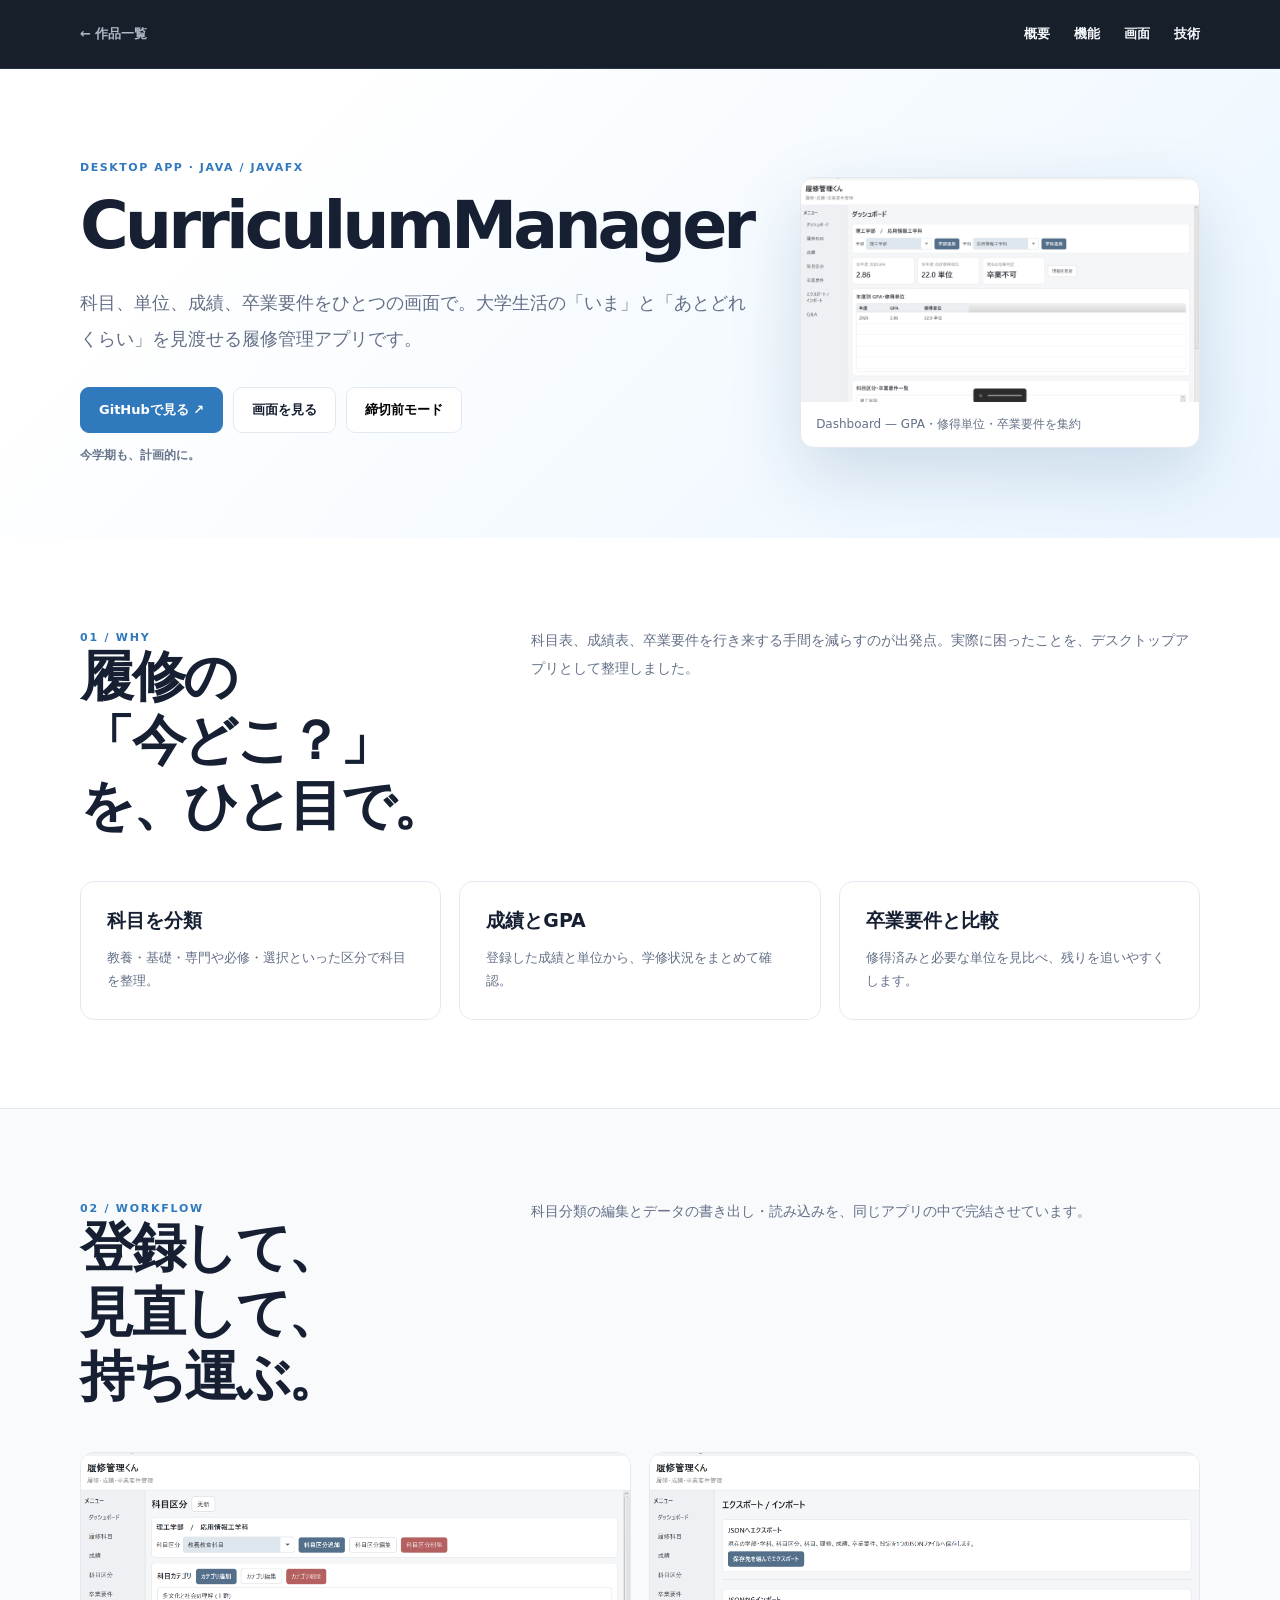
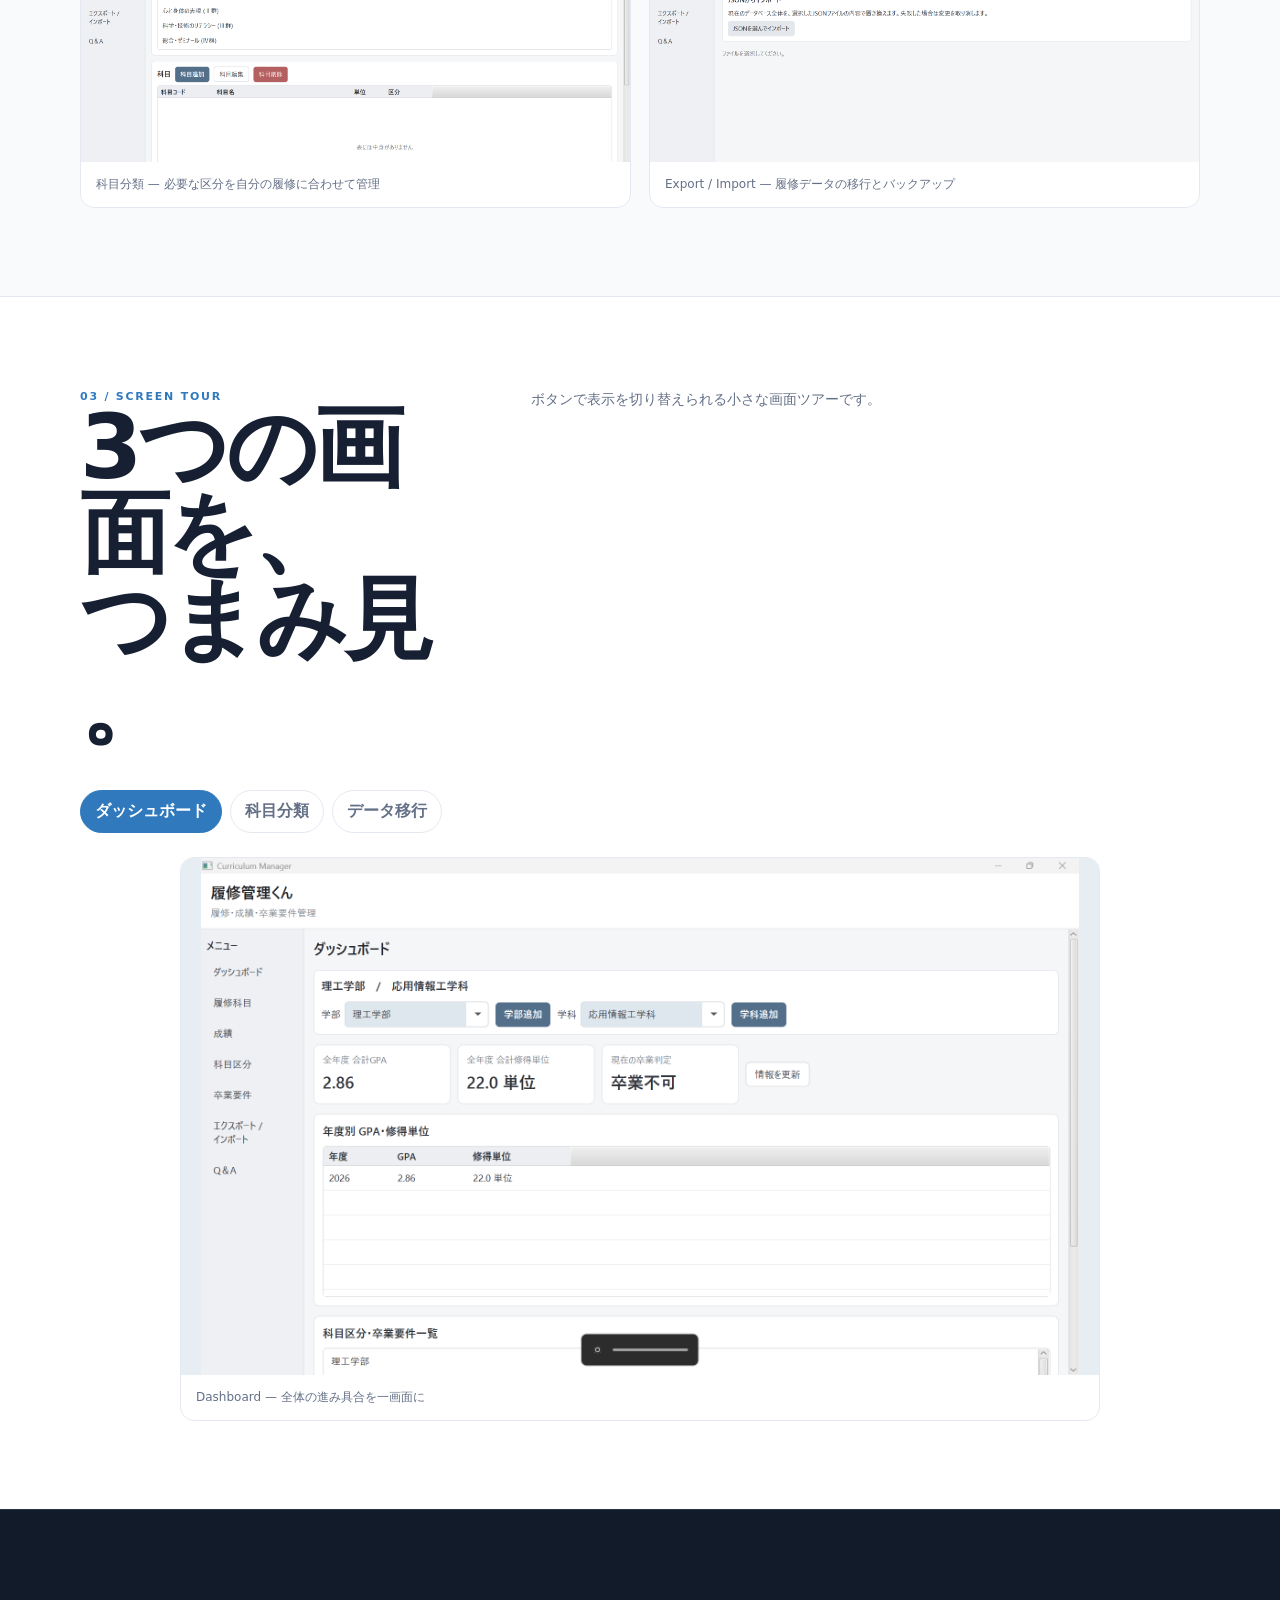
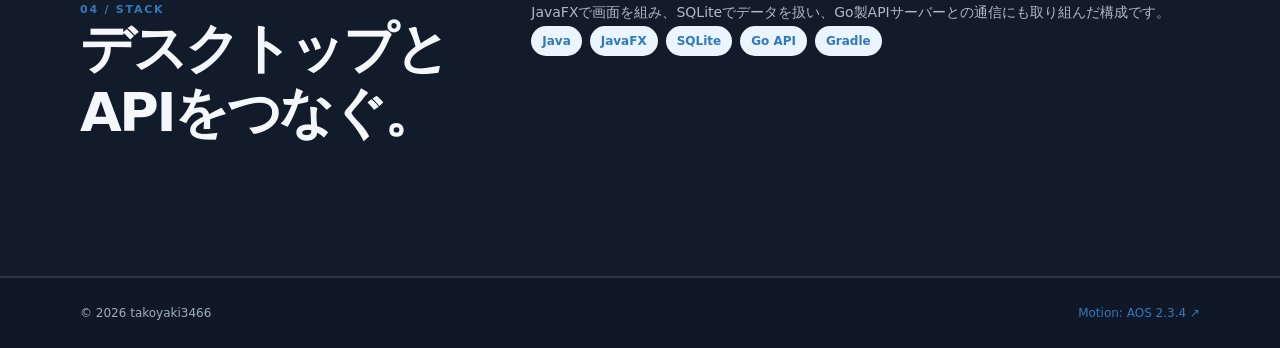
<file: projects/curriculum/index.html>
<!doctype html>
<html lang="ja">
<head>
    <meta charset="utf-8">
    <meta name="viewport" content="width=device-width,initial-scale=1">
    <meta name="description" content="大学の履修・単位・成績をまとめて管理するJavaFXアプリ CurriculumManager。">
    <title>CurriculumManager | Works</title>
    <link rel="stylesheet" href="../../assets/css/projects/common.css">
    <link rel="stylesheet" href="../../assets/css/projects/curriculum.css">
    <link rel="stylesheet" href="https://cdn.jsdelivr.net/npm/aos@2.3.4/dist/aos.css">
    <script src="../../assets/js/i18n.js" defer></script>
    <script src="../../assets/js/main.js" defer></script>
    <script src="https://cdn.jsdelivr.net/npm/aos@2.3.4/dist/aos.js" defer></script>
    <script src="../../assets/js/animations/curriculum.js" defer></script>
</head>
<body data-i18n-base="../../assets/lang/ja_jp.json"><a class="skip-link" href="#main">本文へ移動</a>
<header class="project-header">
    <div class="container header-row"><a class="back-link" href="../../#projects">← 作品一覧</a>
        <nav class="project-nav" aria-label="ページ内ナビゲーション"><a href="#about">概要</a><a
                href="#features">機能</a><a href="#screens">画面</a><a href="#tech">技術</a></nav>
    </div>
</header>
<main id="main">
    <section class="project-hero curriculum-hero">
        <div class="container hero-layout">
            <div data-aos="fade-right"><p class="eyebrow">DESKTOP APP · JAVA / JAVAFX</p>
                <h1>Curriculum<br>Manager</h1>
                <p class="hero-copy">
                    科目、単位、成績、卒業要件をひとつの画面で。大学生活の「いま」と「あとどれくらい」を見渡せる履修管理アプリです。</p>
                <div class="hero-actions"><a class="button button-primary"
                                             href="https://github.com/takoyaki3466/CurriculuManager" target="_blank"
                                             rel="noopener noreferrer">GitHubで見る ↗</a><a class="button"
                                                                                            href="#screens">画面を見る</a>
                    <button class="button" type="button" data-deadline-mode>締切前モード</button>
                </div>
                <p class="deadline-status" data-deadline-status aria-live="polite">今学期も、計画的に。</p></div>
            <figure class="shot hero-shot" data-aos="zoom-in" data-aos-delay="140"><img
                    src="../../assets/images/curriculum/dash_board_gui.png" alt="CurriculumManagerのダッシュボード画面">
                <figcaption>Dashboard — GPA・修得単位・卒業要件を集約</figcaption>
            </figure>
        </div>
    </section>
    <section class="section" id="about">
        <div class="container">
            <div class="section-head" data-aos="fade-up">
                <div><span class="section-no">01 / WHY</span>
                    <h2>履修の「今どこ？」を、ひと目で。</h2></div>
                <p class="section-intro">
                    科目表、成績表、卒業要件を行き来する手間を減らすのが出発点。実際に困ったことを、デスクトップアプリとして整理しました。</p>
            </div>
            <div class="cards">
                <article class="card" data-aos="fade-up"><h3>科目を分類</h3>
                    <p>教養・基礎・専門や必修・選択といった区分で科目を整理。</p></article>
                <article class="card" data-aos="fade-up" data-aos-delay="80"><h3>成績とGPA</h3>
                    <p>登録した成績と単位から、学修状況をまとめて確認。</p></article>
                <article class="card" data-aos="fade-up" data-aos-delay="160"><h3>卒業要件と比較</h3>
                    <p>修得済みと必要な単位を見比べ、残りを追いやすくします。</p></article>
            </div>
        </div>
    </section>
    <section class="section section-tint" id="features">
        <div class="container">
            <div class="section-head" data-aos="fade-left">
                <div><span class="section-no">02 / WORKFLOW</span>
                    <h2>登録して、見直して、持ち運ぶ。</h2></div>
                <p class="section-intro">
                    科目分類の編集とデータの書き出し・読み込みを、同じアプリの中で完結させています。</p></div>
            <div class="shot-grid">
                <figure class="shot" data-aos="flip-left"><img
                        src="../../assets/images/curriculum/subject_class_gui.png" alt="科目分類を編集する画面">
                    <figcaption>科目分類 — 必要な区分を自分の履修に合わせて管理</figcaption>
                </figure>
                <figure class="shot" data-aos="flip-right" data-aos-delay="100"><img
                        src="../../assets/images/curriculum/export_import_gui.png"
                        alt="データのエクスポートとインポート画面">
                    <figcaption>Export / Import — 履修データの移行とバックアップ</figcaption>
                </figure>
            </div>
        </div>
    </section>
    <section class="section" id="screens">
        <div class="container">
            <div class="section-head" data-aos="fade-up">
                <div><span class="section-no">03 / SCREEN TOUR</span>
                    <h2>3つの画面を、つまみ見。</h2></div>
                <p class="section-intro">ボタンで表示を切り替えられる小さな画面ツアーです。</p></div>
            <div class="tab-buttons" role="tablist" aria-label="画面を選択">
                <button type="button" role="tab" aria-selected="true" data-curriculum-shot="dash_board_gui.png"
                        data-alt="CurriculumManagerのダッシュボード画面"
                        data-caption="Dashboard — 全体の進み具合を一画面に">ダッシュボード
                </button>
                <button type="button" role="tab" aria-selected="false" data-curriculum-shot="subject_class_gui.png"
                        data-alt="科目分類を編集する画面" data-caption="科目分類 — 自分の大学の区分に合わせる">科目分類
                </button>
                <button type="button" role="tab" aria-selected="false" data-curriculum-shot="export_import_gui.png"
                        data-alt="データのエクスポートとインポート画面"
                        data-caption="Export / Import — データを安全に持ち運ぶ">データ移行
                </button>
            </div>
            <figure class="shot shot-wide tour-shot" data-aos="zoom-in"><img data-shot-image
                                                                             src="../../assets/images/curriculum/dash_board_gui.png"
                                                                             alt="CurriculumManagerのダッシュボード画面">
                <figcaption data-shot-caption>Dashboard — 全体の進み具合を一画面に</figcaption>
            </figure>
        </div>
    </section>
    <section class="section section-dark" id="tech">
        <div class="container">
            <div class="section-head" data-aos="fade-right">
                <div><span class="section-no">04 / STACK</span>
                    <h2>デスクトップとAPIをつなぐ。</h2></div>
                <div><p class="section-intro">
                    JavaFXで画面を組み、SQLiteでデータを扱い、Go製APIサーバーとの通信にも取り組んだ構成です。</p>
                    <div class="tech-list">
                        <span>Java</span><span>JavaFX</span><span>SQLite</span><span>Go API</span><span>Gradle</span>
                    </div>
                </div>
            </div>
        </div>
    </section>
</main>
<footer class="project-footer">
    <div class="container footer-row"><span>© <span data-current-year>2026</span> takoyaki3466</span><a
            class="library-credit" href="https://michalsnik.github.io/aos/" target="_blank" rel="noopener noreferrer">Motion:
        AOS 2.3.4 ↗</a></div>
</footer>
</body>
</html>
</file>
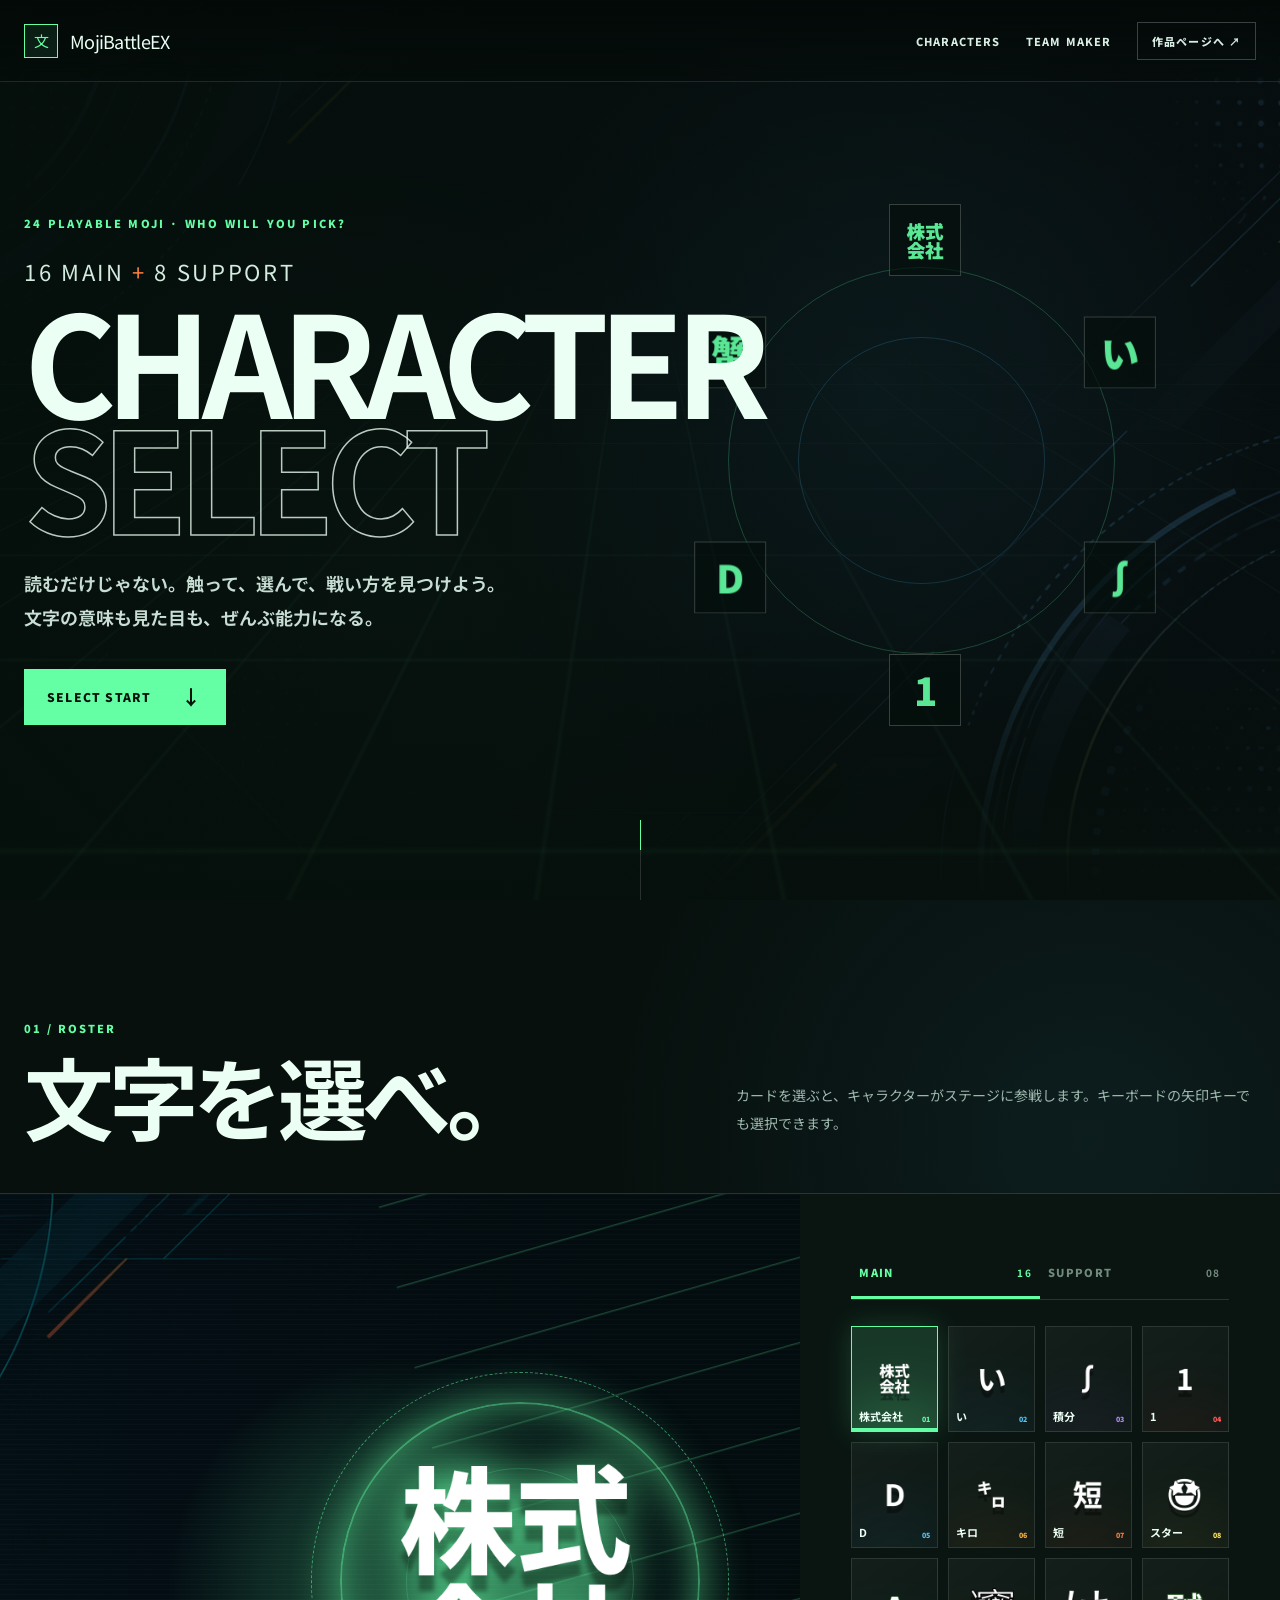
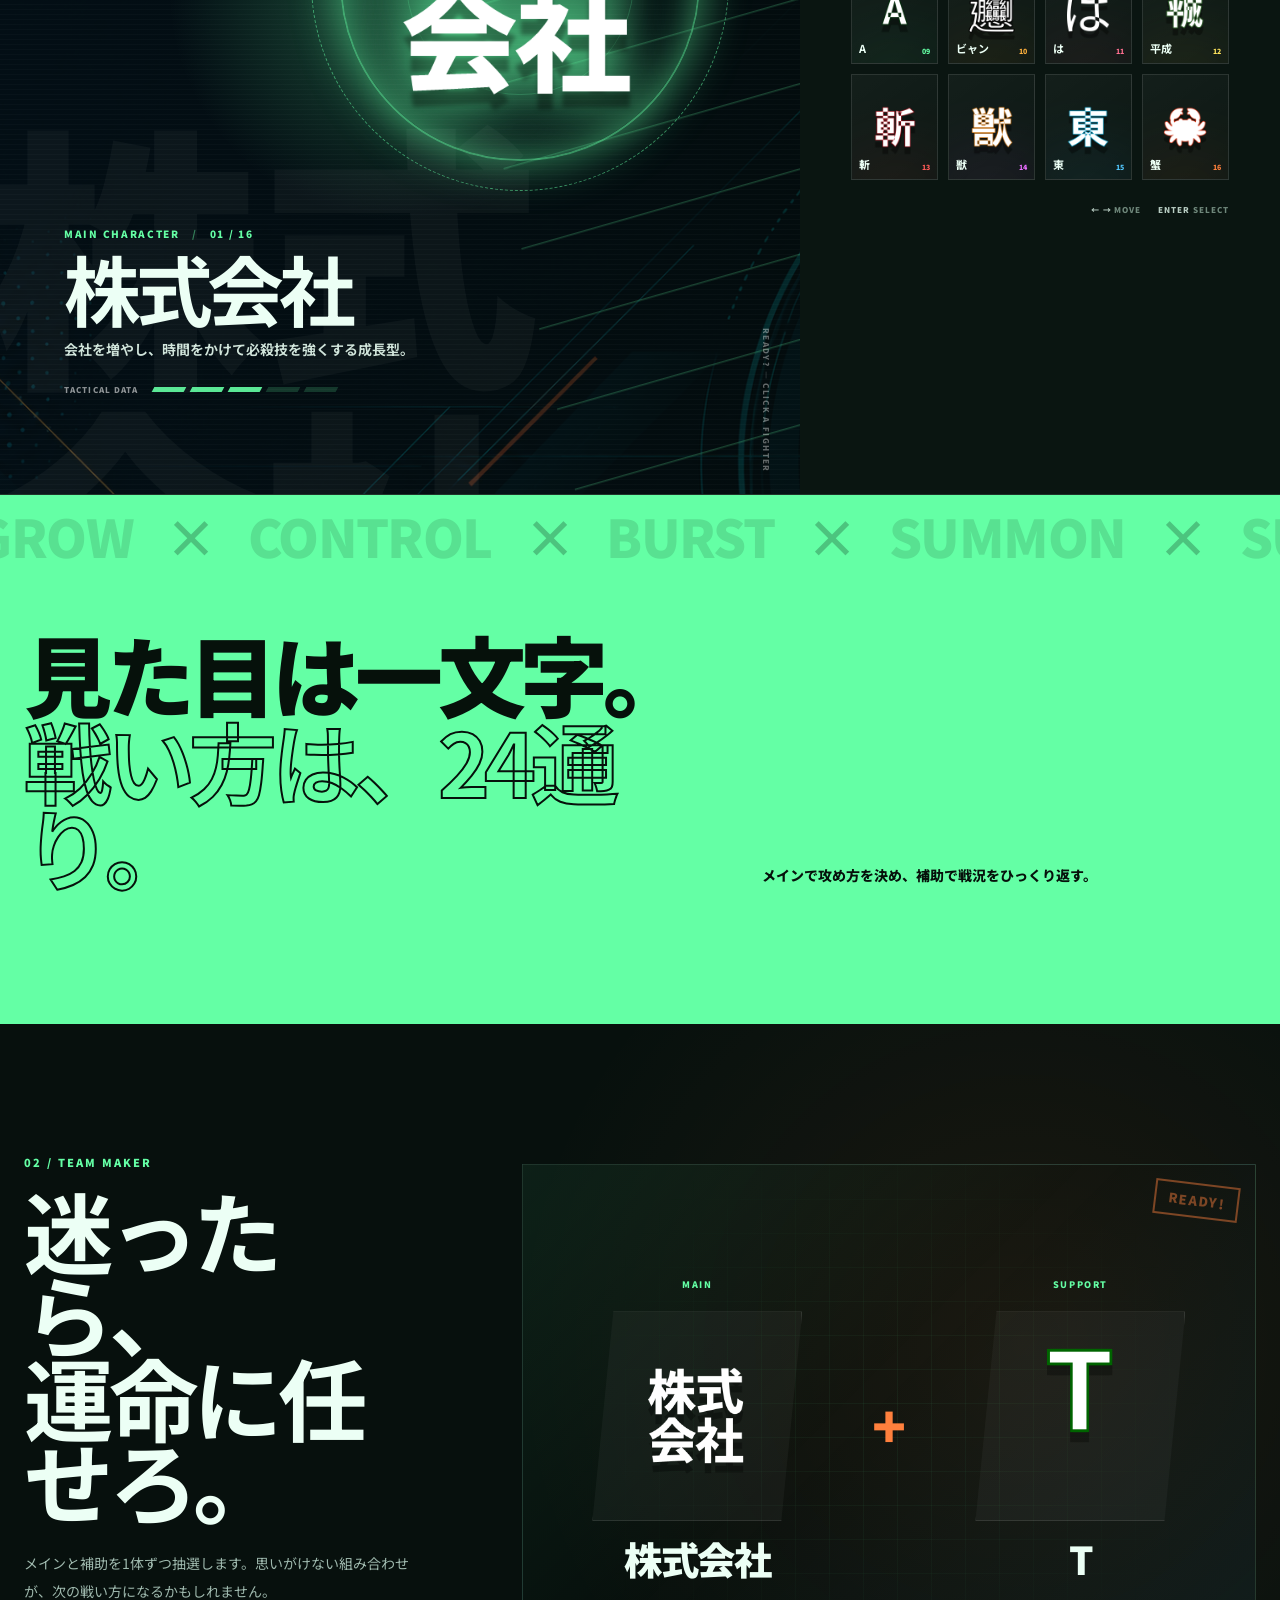
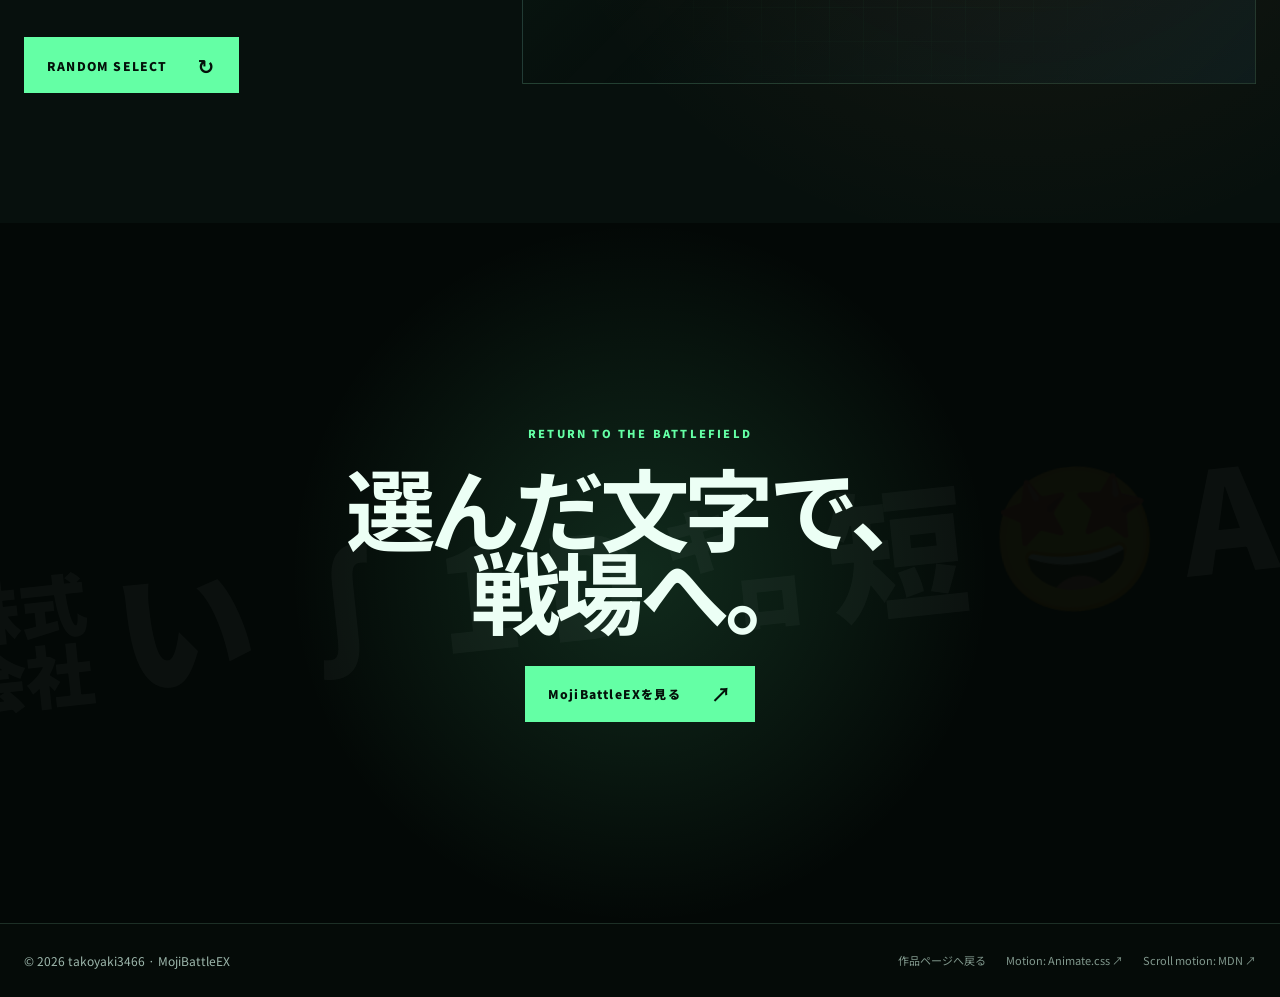
<file: projects/mojibattleex/characters/index.html>
<!doctype html>
<html lang="ja">
<head>
    <meta charset="utf-8">
    <meta name="viewport" content="width=device-width, initial-scale=1">
    <meta name="theme-color" content="#07100d">
    <meta name="description" content="MojiBattleEXに登場する16体のメインキャラクターと8体の補助キャラクターを、動くセレクト画面で紹介します。">
    <meta property="og:title" content="CHARACTER SELECT | MojiBattleEX">
    <meta property="og:description" content="読むだけじゃない。選んで、動かして、今日の文字を決めよう。">
    <title>CHARACTER SELECT | MojiBattleEX</title>
    <link rel="stylesheet" href="../../../assets/css/style.css">
    <link rel="stylesheet" href="../../../assets/css/projects/mojibattleex-characters.css">
    <link rel="stylesheet" href="https://cdnjs.cloudflare.com/ajax/libs/animate.css/4.1.1/animate.min.css">
    <script src="../../../assets/js/mojibattleex-characters.js" defer></script>
</head>
<body>
<a class="skip-link" href="#main">本文へ移動</a>

<header class="site-header">
    <div class="container header-inner">
        <a class="wordmark" href="../" aria-label="MojiBattleEX作品ページへ戻る">
            <span class="wordmark-mark" aria-hidden="true">文</span>
            <span>MojiBattleEX</span>
        </a>
        <nav class="site-nav" aria-label="メインナビゲーション">
            <a href="#roster">CHARACTERS</a>
            <a href="#team-maker">TEAM MAKER</a>
            <a class="nav-back" href="../">作品ページへ ↗</a>
        </nav>
    </div>
</header>

<main id="main">
    <section class="select-hero" aria-labelledby="page-heading">
        <div class="hero-grid" aria-hidden="true"></div>
        <div class="hero-orbit" aria-hidden="true">
            <span style="--i:0">㍿</span><span style="--i:1">い</span><span style="--i:2">∫</span>
            <span style="--i:3">1</span><span style="--i:4">D</span><span style="--i:5">蟹</span>
        </div>
        <div class="container select-hero-inner">
            <p class="eyebrow animate__animated animate__fadeInDown">24 PLAYABLE MOJI · WHO WILL YOU PICK?</p>
            <p class="hero-counter animate__animated animate__fadeIn">16 MAIN <span>+</span> 8 SUPPORT</p>
            <h1 id="page-heading" class="animate__animated animate__fadeInUp">CHARACTER<br><span>SELECT</span></h1>
            <p class="hero-lead animate__animated animate__fadeInUp">読むだけじゃない。触って、選んで、戦い方を見つけよう。<br>文字の意味も見た目も、ぜんぶ能力になる。</p>
            <a class="enter-button animate__animated animate__fadeInUp" href="#roster"><span>SELECT START</span><b aria-hidden="true">↓</b></a>
        </div>
        <div class="scroll-line" aria-hidden="true"><span></span></div>
    </section>

    <section class="roster-section" id="roster" aria-labelledby="roster-heading">
        <div class="container roster-head" data-reveal>
            <div>
                <span class="section-index">01 / ROSTER</span>
                <h2 id="roster-heading">文字を選べ。</h2>
            </div>
            <p>カードを選ぶと、キャラクターがステージに参戦します。キーボードの矢印キーでも選択できます。</p>
        </div>

        <div class="selector-shell">
            <div class="selector-stage" data-accent="#64ffa5">
                <div class="stage-noise" aria-hidden="true"></div>
                <div class="stage-speedlines" aria-hidden="true"></div>
                <div class="stage-watermark" data-stage-watermark aria-hidden="true">㍿</div>
                <div class="stage-character" data-stage-character>
                    <div class="stage-aura" aria-hidden="true"></div>
                    <img data-stage-image src="../../../assets/images/mojibattleex/characters/kabushiki.png" alt="株式会社">
                </div>
                <div class="stage-copy" aria-live="polite">
                    <div class="stage-meta"><span data-stage-type>MAIN CHARACTER</span><span data-stage-number>01 / 16</span></div>
                    <h3 data-stage-name>株式会社</h3>
                    <p data-stage-description>会社を増やし、時間をかけて必殺技を強くする成長型。</p>
                    <div class="style-meter" aria-hidden="true"><span>TACTICAL DATA</span><i></i><i></i><i></i><i></i><i></i></div>
                </div>
                <p class="stage-prompt" aria-hidden="true">READY? — CLICK A FIGHTER</p>
            </div>

            <div class="roster-panel">
                <div class="roster-tabs" role="tablist" aria-label="キャラクター種別">
                    <button class="roster-tab is-active" id="main-tab" role="tab" aria-selected="true" aria-controls="main-roster" data-tab="main">
                        <span>MAIN</span><b>16</b>
                    </button>
                    <button class="roster-tab" id="support-tab" role="tab" aria-selected="false" aria-controls="support-roster" data-tab="support" tabindex="-1">
                        <span>SUPPORT</span><b>08</b>
                    </button>
                </div>
                <div class="character-grid" id="main-roster" role="tabpanel" aria-labelledby="main-tab" data-roster="main"></div>
                <div class="character-grid" id="support-roster" role="tabpanel" aria-labelledby="support-tab" data-roster="support" hidden></div>
                <p class="roster-help"><span aria-hidden="true">← →</span> MOVE <span aria-hidden="true">ENTER</span> SELECT</p>
            </div>
        </div>
    </section>

    <section class="battle-callout" aria-label="文字の戦い方">
        <div class="battle-callout-track" aria-hidden="true">
            <span>GROW</span><b>×</b><span>CONTROL</span><b>×</b><span>BURST</span><b>×</b><span>SUMMON</span><b>×</b><span>SUPPORT</span><b>×</b>
            <span>GROW</span><b>×</b><span>CONTROL</span><b>×</b><span>BURST</span><b>×</b><span>SUMMON</span><b>×</b><span>SUPPORT</span><b>×</b>
        </div>
        <div class="container callout-inner" data-reveal>
            <p>見た目は一文字。<br><strong>戦い方は、24通り。</strong></p>
            <span>メインで攻め方を決め、補助で戦況をひっくり返す。</span>
        </div>
    </section>

    <section class="team-section" id="team-maker" aria-labelledby="team-heading">
        <div class="container team-layout">
            <div class="team-copy" data-reveal>
                <span class="section-index">02 / TEAM MAKER</span>
                <h2 id="team-heading">迷ったら、<br>運命に任せろ。</h2>
                <p>メインと補助を1体ずつ抽選します。思いがけない組み合わせが、次の戦い方になるかもしれません。</p>
                <button class="draw-button" type="button" data-draw-team>
                    <span>RANDOM SELECT</span><b aria-hidden="true">↻</b>
                </button>
            </div>
            <div class="versus-board" data-reveal aria-live="polite">
                <article class="team-slot team-main">
                    <span>MAIN</span>
                    <div class="team-glyph"><img data-team-main-image src="../../../assets/images/mojibattleex/characters/kabushiki.png" alt=""></div>
                    <h3 data-team-main-name>株式会社</h3>
                </article>
                <div class="plus-mark" aria-hidden="true">+</div>
                <article class="team-slot team-support">
                    <span>SUPPORT</span>
                    <div class="team-glyph"><img data-team-support-image src="../../../assets/images/mojibattleex/characters/t.png" alt=""></div>
                    <h3 data-team-support-name>T</h3>
                </article>
                <div class="result-stamp" data-result-stamp aria-hidden="true">READY!</div>
            </div>
        </div>
    </section>

    <section class="closing" aria-labelledby="closing-heading">
        <div class="closing-glyphs" aria-hidden="true">㍿ い ∫ 1 D ㌔ 短 🤩 A 𰻞 は ㍻ 斬 獣 東 蟹</div>
        <div class="container closing-content" data-reveal>
            <p class="eyebrow">RETURN TO THE BATTLEFIELD</p>
            <h2 id="closing-heading">選んだ文字で、<br>戦場へ。</h2>
            <a class="enter-button" href="../"><span>MojiBattleEXを見る</span><b aria-hidden="true">↗</b></a>
        </div>
    </section>
</main>

<footer class="site-footer">
    <div class="container footer-inner">
        <small>© <span data-current-year>2026</span> takoyaki3466 · MojiBattleEX</small>
        <div class="footer-links">
            <a href="../">作品ページへ戻る</a>
            <a href="https://animate.style/" target="_blank" rel="noopener noreferrer">Motion: Animate.css ↗</a>
            <a href="https://developer.mozilla.org/en-US/docs/Web/CSS/Guides/Scroll-driven_animations" target="_blank" rel="noopener noreferrer">Scroll motion: MDN ↗</a>
        </div>
    </div>
</footer>
</body>
</html>
</file>
<file: assets/css/projects/common.css>
:root {
    --project-accent: #4578d6;
    --project-soft: #edf4ff;
    --project-ink: #172033;
    --project-muted: #647087;
    --project-line: #e4e9f1;
    --content-width: 1120px;
    color-scheme: light
}

* {
    box-sizing: border-box
}

html {
    scroll-behavior: smooth
}

body {
    margin: 0;
    min-width: 320px;
    overflow-x: hidden;
    background: #fff;
    color: var(--project-ink);
    font-family: 'Noto Sans JP', 'Yu Gothic UI', system-ui, sans-serif;
    -webkit-font-smoothing: antialiased
}

a {
    color: inherit;
    text-decoration: none
}

img {
    display: block;
    max-width: 100%
}

button, summary {
    font: inherit
}

.container {
    width: min(calc(100% - 48px), var(--content-width));
    margin-inline: auto
}

.skip-link {
    position: fixed;
    top: -80px;
    left: 16px;
    z-index: 50;
    padding: 12px 16px;
    background: var(--project-ink);
    color: #fff
}

.skip-link:focus {
    top: 12px
}

a:focus-visible, button:focus-visible, summary:focus-visible {
    outline: 3px solid var(--project-accent);
    outline-offset: 4px
}

.project-header {
    position: relative;
    z-index: 5;
    border-bottom: 1px solid var(--project-line);
    background: rgba(255, 255, 255, .94)
}

.header-row {
    min-height: 68px;
    display: flex;
    align-items: center;
    justify-content: space-between;
    gap: 24px
}

.back-link, .project-nav a {
    font-size: 13px;
    font-weight: 700
}

.back-link {
    color: var(--project-muted)
}

.project-nav {
    display: flex;
    gap: 24px
}

.project-nav a:hover, .back-link:hover {
    color: var(--project-accent)
}

.project-hero {
    padding-block: 92px 74px;
    background: linear-gradient(145deg, #fff 35%, var(--project-soft))
}

.eyebrow {
    margin: 0 0 18px;
    color: var(--project-accent);
    font-size: 11px;
    font-weight: 800;
    letter-spacing: .14em
}

.project-hero h1 {
    max-width: 900px;
    margin: 0;
    font-size: clamp(46px, 8vw, 92px);
    line-height: 1;
    letter-spacing: -.06em
}

.hero-copy {
    max-width: 690px;
    margin: 26px 0 0;
    color: var(--project-muted);
    font-size: clamp(15px, 2vw, 18px);
    line-height: 2
}

.hero-actions, .external-links {
    display: flex;
    flex-wrap: wrap;
    gap: 10px;
    margin-top: 30px
}

.button {
    display: inline-flex;
    min-height: 46px;
    align-items: center;
    padding: 0 18px;
    border: 1px solid var(--project-line);
    border-radius: 9px;
    background: #fff;
    font-size: 13px;
    font-weight: 800;
    cursor: pointer
}

.button-primary {
    border-color: var(--project-accent);
    background: var(--project-accent);
    color: #fff
}

.section {
    padding-block: 88px
}

.section-tint {
    background: #f8fafc;
    border-block: 1px solid var(--project-line)
}

.section-head {
    display: grid;
    grid-template-columns:.75fr 1.25fr;
    gap: 50px;
    margin-bottom: 42px
}

.section-no {
    color: var(--project-accent);
    font-size: 11px;
    font-weight: 800;
    letter-spacing: .16em
}

.section h2 {
    margin: 0;
    font-size: clamp(30px, 5vw, 54px);
    line-height: 1.2;
    letter-spacing: -.045em
}

.section-intro {
    margin: 0;
    color: var(--project-muted);
    font-size: 14px;
    line-height: 2
}

.cards {
    display: grid;
    grid-template-columns:repeat(3, minmax(0, 1fr));
    gap: 18px
}

.card {
    padding: 26px;
    border: 1px solid var(--project-line);
    border-radius: 14px;
    background: #fff
}

.card h3 {
    margin: 0 0 12px;
    font-size: 19px
}

.card p {
    margin: 0;
    color: var(--project-muted);
    font-size: 13px;
    line-height: 1.8
}

.media-placeholder, .showcase-image {
    display: grid;
    min-height: clamp(260px, 48vw, 540px);
    place-items: center;
    overflow: hidden;
    border: 1px solid var(--project-line);
    border-radius: 16px;
    background: #eef1f5;
    color: #7b8491;
    text-align: center
}

.media-placeholder img, .showcase-image img {
    width: 100%;
    height: 100%;
    object-fit: cover
}

.media-grid {
    display: grid;
    grid-template-columns:repeat(2, minmax(0, 1fr));
    gap: 18px
}

.media-grid .media-placeholder, .media-grid .showcase-image {
    min-height: 280px
}

.shot {
    margin: 0;
    overflow: hidden;
    border: 1px solid var(--project-line);
    border-radius: 14px;
    background: #fff
}

.shot img {
    width: 100%;
    aspect-ratio: 16/9;
    object-fit: cover
}

.shot figcaption {
    padding: 13px 15px;
    color: var(--project-muted);
    font-size: 12px;
    line-height: 1.6
}

.shot-grid {
    display: grid;
    grid-template-columns:repeat(2, minmax(0, 1fr));
    gap: 18px
}

.shot-wide {
    grid-column: 1/-1
}

.tab-buttons {
    display: flex;
    flex-wrap: wrap;
    gap: 8px;
    margin-bottom: 18px
}

.tab-buttons button {
    padding: 10px 14px;
    border: 1px solid var(--project-line);
    border-radius: 999px;
    background: #fff;
    color: var(--project-muted);
    cursor: pointer;
    font-weight: 800
}

.tab-buttons button[aria-selected=true] {
    border-color: var(--project-accent);
    background: var(--project-accent);
    color: #fff
}

.status {
    padding: 24px;
    border-left: 4px solid var(--project-accent);
    background: var(--project-soft)
}

.status strong {
    display: block;
    margin-bottom: 8px
}

.status p {
    margin: 0;
    color: var(--project-muted);
    font-size: 13px;
    line-height: 1.8
}

.tech-list {
    display: flex;
    flex-wrap: wrap;
    gap: 8px
}

.tech-list span {
    padding: 8px 11px;
    border-radius: 999px;
    background: var(--project-soft);
    color: var(--project-accent);
    font-size: 12px;
    font-weight: 800
}

details {
    border: 1px solid var(--project-line);
    border-radius: 10px;
    background: #fff
}

details + details {
    margin-top: 10px
}

summary {
    cursor: pointer;
    padding: 18px;
    font-weight: 800
}

.details-body {
    padding: 0 18px 18px;
    color: var(--project-muted);
    font-size: 13px;
    line-height: 1.9
}

.project-footer {
    padding-block: 28px;
    border-top: 1px solid var(--project-line)
}

.footer-row {
    display: flex;
    justify-content: space-between;
    gap: 20px;
    color: var(--project-muted);
    font-size: 12px
}

.library-credit {
    color: var(--project-accent)
}

@media (max-width: 760px) {
    .container {
        width: min(calc(100% - 34px), var(--content-width))
    }

    .project-nav {
        display: none
    }

    .project-hero {
        padding-block: 66px 58px
    }

    .section {
        padding-block: 64px
    }

    .section-head {
        grid-template-columns:1fr;
        gap: 12px
    }

    .cards, .media-grid, .shot-grid {
        grid-template-columns:1fr
    }

    .shot-wide {
        grid-column: auto
    }

    .footer-row {
        flex-direction: column
    }

    .project-hero h1 {
        font-size: clamp(42px, 14vw, 70px)
    }
}

@media (prefers-reduced-motion: reduce) {
    *, *::before, *::after {
        scroll-behavior: auto !important;
        animation-duration: .01ms !important;
        animation-iteration-count: 1 !important;
        transition-duration: .01ms !important
    }
}
</file>
<file: assets/css/projects/curriculum.css>
@import url("accent.css");

:root {
    --project-accent: #3079bd;
    --project-soft: #eaf5ff
}

.curriculum-hero {
    background: linear-gradient(135deg, #fff 20%, #eaf5ff)
}

.hero-layout {
    display: grid;
    grid-template-columns:.9fr 1.1fr;
    gap: 48px;
    align-items: center
}

.hero-shot {
    transform: rotate(1deg);
    box-shadow: 0 26px 70px rgba(35, 86, 130, .18)
}

.tour-shot {
    max-width: 920px;
    margin: 24px auto 0
}

.tour-shot img {
    aspect-ratio: 16/9;
    object-fit: contain;
    background: #e7eef3
}

.deadline-status {
    margin: 14px 0 0;
    color: #65748a;
    font-size: 12px;
    font-weight: 700
}

.focus-mode .curriculum-hero {
    background: linear-gradient(135deg, #101827 12%, #18324b 100%);
    color: #f7fbff
}

.focus-mode .curriculum-hero .hero-copy, .focus-mode .deadline-status {
    color: #bdcde0
}

.focus-mode .hero-shot {
    box-shadow: 0 0 0 4px rgba(83, 178, 255, .18), 0 28px 80px rgba(0, 0, 0, .35)
}

@media (max-width: 800px) {
    .hero-layout {
        grid-template-columns:1fr;
        gap: 28px
    }

    .hero-shot {
        transform: none
    }
}
</file>
<file: assets/css/style.css>
@import url('https://fonts.googleapis.com/css2?family=DM+Sans:wght@400;500;600;700;800&family=Noto+Sans+JP:wght@400;500;600;700;800&display=swap');

:root {
    color-scheme: light;
    --background: #ffffff;
    --surface: #f7f9fc;
    --foreground: #1e293b;
    --muted: #697689;
    --primary: #4578d6;
    --primary-dark: #2d5fb8;
    --border: #e7ebf2;
    --content-width: 1120px;
}

* {
    box-sizing: border-box;
}

html {
    scroll-behavior: smooth;
}

body {
    margin: 0;
    background: var(--background);
    color: var(--foreground);
    font-family: 'DM Sans', 'Noto Sans JP', system-ui, sans-serif;
    -webkit-font-smoothing: antialiased;
}

a {
    color: inherit;
    text-decoration: none;
}

a:focus-visible {
    outline: 3px solid #8ab4ff;
    outline-offset: 4px;
}

h1, h2, h3, p {
    margin-top: 0;
}

.container {
    width: min(calc(100% - 48px), var(--content-width));
    margin-inline: auto;
}

.skip-link {
    position: absolute;
    top: -100px;
    left: 16px;
    background: var(--foreground);
    color: white;
    padding: 12px 16px;
    z-index: 20;
}

.skip-link:focus {
    top: 12px;
}

.site-header {
    height: 74px;
    border-bottom: 1px solid var(--border);
    background: #fff;
}

.header-inner {
    height: 100%;
    display: flex;
    align-items: center;
}

.site-nav {
    display: flex;
    gap: 32px;
}

.site-nav a {
    font-size: 14px;
    font-weight: 600;
    color: var(--muted);
}

.site-nav a:hover, .site-nav a[aria-current="page"] {
    color: var(--primary);
}

.hero {
    padding-block: 112px 120px;
}

.hero h1 {
    font-size: clamp(42px, 6vw, 72px);
    line-height: 1.35;
    letter-spacing: -.055em;
    margin-bottom: 28px;
    font-weight: 800;
}

.accent-text {
    color: var(--primary);
}

.hero-description {
    max-width: 650px;
    color: var(--muted);
    font-size: 15px;
    line-height: 2.1;
    margin-bottom: 34px;
}

.button {
    display: inline-flex;
    align-items: center;
    gap: 18px;
    padding: 14px 22px;
    border-radius: 9px;
    font-size: 14px;
    font-weight: 700;
}

.button-primary {
    background: var(--primary);
    color: #fff;
    transition: background .18s;
}

.button-primary:hover {
    background: var(--primary-dark);
}

.projects-section {
    background: var(--surface);
    border-top: 1px solid var(--border);
    padding-block: 80px 100px;
    min-height: 390px;
}

.section-heading {
    display: flex;
    justify-content: space-between;
    align-items: end;
    gap: 20px;
    margin-bottom: 32px;
}

.section-heading h2 {
    font-size: 34px;
    letter-spacing: -1px;
    margin: 0;
}

.section-description {
    color: var(--muted);
    font-size: 13px;
    margin: 0 0 4px;
}

.project-grid {
    display: grid;
    grid-template-columns: repeat(3, minmax(0, 1fr));
    gap: 24px;
}

.project-card {
    display: block;
    background: #fff;
    border: 1px solid var(--border);
    border-radius: 14px;
    overflow: hidden;
    transition: border-color .18s, box-shadow .18s;
}

.project-card:hover {
    border-color: #bed1f2;
    box-shadow: 0 8px 24px rgba(48, 76, 120, .07);
}

.project-visual {
    position: relative;
    height: 180px;
    overflow: hidden;
    background: #e9f1fd;
    color: #fff;
    display: flex;
    align-items: center;
    justify-content: center;
    font-size: 24px;
    font-weight: 700;
    letter-spacing: -.6px;
}

.project-visual img {
    width: 100%;
    height: 100%;
    object-fit: cover;
    transition: transform .45s ease, filter .45s ease;
    filter: saturate(.85) brightness(.72)
}

.project-visual span {
    position: absolute;
    inset: auto 16px 14px;
    text-shadow: 0 2px 12px rgba(0, 0, 0, .65)
}

.project-card:hover .project-visual img, .project-card:focus-visible .project-visual img {
    transform: scale(1.045);
    filter: saturate(1) brightness(.82)
}

.visual-moji {
    color: #5685d4
}

@media (prefers-reduced-motion: reduce) {
    .project-visual img {
        transition: none
    }

    .project-card:hover .project-visual img, .project-card:focus-visible .project-visual img {
        transform: none
    }
}

.project-body {
    padding: 22px 23px 25px;
}

.project-category {
    font-size: 11px;
    color: var(--primary);
    font-weight: 700;
    letter-spacing: 1px;
    margin-bottom: 12px;
}

.project-body h3 {
    display: flex;
    align-items: center;
    justify-content: space-between;
    gap: 8px;
    font-size: 22px;
    letter-spacing: -.5px;
    margin-bottom: 10px;
}

.project-body h3 span {
    color: var(--primary);
    font-size: 19px;
    font-weight: 400;
}

.project-body h3 + p {
    color: var(--muted);
    font-size: 13px;
    line-height: 1.7;
    margin: 0;
}

.project-tags {
    display: flex;
    flex-wrap: wrap;
    gap: 6px;
    margin-top: 17px;
}

.project-tags span {
    padding: 5px 8px;
    border-radius: 999px;
    background: var(--surface);
    color: var(--muted);
    font-size: 10px;
    font-weight: 700;
}

.visual-curriculum {
    background: #e8f4ff;
    color: #3470a8;
}

.visual-mtk {
    background: #edf8df;
    color: #537f26;
}

.visual-pp {
    background: #fff2dd;
    color: #b46122;
}

.visual-peaa {
    background: #f3eefe;
    color: #7653b1;
}

.visual-sie {
    background: #e9f8fb;
    color: #29788b;
}

.site-footer {
    border-top: 1px solid var(--border);
    padding-block: 25px;
}

.footer-inner {
    display: flex;
    justify-content: center;
}

.footer-inner small {
    font-size: 12px;
    color: var(--muted);
}

.detail-hero {
    min-height: calc(100vh - 146px);
    padding-block: 60px 100px;
}

.back-link {
    display: inline-block;
    color: var(--muted);
    font-size: 13px;
    font-weight: 600;
    margin-bottom: 75px;
}

.back-link:hover {
    color: var(--primary);
}

.detail-hero h1 {
    font-size: clamp(40px, 6vw, 72px);
    letter-spacing: -.055em;
    line-height: 1.2;
    margin-bottom: 16px;
}

.detail-lead {
    color: var(--muted);
    font-size: 15px;
    margin-bottom: 42px;
}

.detail-placeholder {
    background: var(--surface);
    border: 1px solid var(--border);
    border-radius: 14px;
    min-height: 260px;
    padding: 44px 24px;
    display: flex;
    flex-direction: column;
    align-items: center;
    justify-content: center;
    text-align: center;
}

.detail-placeholder h2 {
    font-size: 23px;
    margin-bottom: 12px;
}

.detail-placeholder p {
    color: var(--muted);
    font-size: 13px;
    line-height: 1.9;
    margin: 0;
}

@media (max-width: 800px) {
    .hero {
        padding-block: 90px;
    }

    .project-grid {
        grid-template-columns: repeat(2, minmax(0, 1fr));
    }
}

@media (max-width: 540px) {
    .container {
        width: min(calc(100% - 36px), var(--content-width));
    }

    .site-header {
        height: 66px;
    }

    .hero {
        padding-block: 76px 82px;
    }

    .hero h1 {
        font-size: clamp(38px, 11vw, 56px);
    }

    .hero-description {
        font-size: 13px;
    }

    .desktop-break {
        display: none;
    }

    .section-heading {
        align-items: start;
        flex-direction: column;
        gap: 8px;
    }

    .section-heading h2 {
        font-size: 30px;
    }

    .projects-section {
        padding-block: 56px 72px;
    }

    .project-grid {
        grid-template-columns: 1fr;
    }

    .detail-hero {
        padding-block: 42px 70px;
    }

    .back-link {
        margin-bottom: 64px;
    }
}

@media (prefers-reduced-motion: reduce) {
    *, *::before, *::after {
        scroll-behavior: auto !important;
        transition: none !important;
    }
}
</file>
<file: assets/css/projects/mojibattleex-characters.css>
:root {
    color-scheme: dark;
    --ink: #ecfff5;
    --muted: #9eb8ad;
    --bg: #07100d;
    --panel: #0c1a15;
    --line: rgba(170, 255, 205, .15);
    --mint: #64ffa5;
    --orange: #ff803d;
    --blue: #52c8ff;
    --display: "Arial Black", "Noto Sans JP", system-ui, sans-serif;
    --body: "Noto Sans JP", "Yu Gothic UI", system-ui, sans-serif;
    --content-width: 1240px;
}

* {
    box-sizing: border-box;
}

html {
    scroll-behavior: smooth;
    background: var(--bg);
}

body {
    margin: 0;
    min-width: 320px;
    overflow-x: hidden;
    background: var(--bg);
    color: var(--ink);
    font-family: var(--body);
}

body::before {
    position: fixed;
    inset: 0;
    z-index: 100;
    pointer-events: none;
    content: "";
    background: repeating-linear-gradient(0deg, rgba(255, 255, 255, .018) 0 1px, transparent 1px 5px);
    mix-blend-mode: soft-light;
    opacity: .45;
}

a {
    color: inherit;
    text-decoration: none;
}

button {
    color: inherit;
    font: inherit;
}

img {
    display: block;
    max-width: 100%;
}

a:focus-visible, button:focus-visible {
    outline: 3px solid var(--mint);
    outline-offset: 4px;
}

.container {
    width: min(calc(100% - 48px), var(--content-width));
    margin-inline: auto;
}

.skip-link {
    position: fixed;
    top: -80px;
    left: 16px;
    z-index: 200;
    padding: 12px 16px;
    background: var(--mint);
    color: #04110a;
    font-weight: 900;
}

.skip-link:focus {
    top: 16px;
}

.site-header {
    position: absolute;
    inset: 0 0 auto;
    z-index: 50;
    height: 82px;
    border-bottom: 1px solid rgba(255, 255, 255, .12);
    background: linear-gradient(180deg, rgba(3, 9, 7, .9), rgba(3, 9, 7, .3));
    backdrop-filter: blur(12px);
}

.header-inner {
    height: 100%;
    display: flex;
    align-items: center;
    justify-content: space-between;
    gap: 24px;
}

.wordmark {
    display: flex;
    align-items: center;
    gap: 12px;
    font-family: var(--display);
    font-size: 18px;
    letter-spacing: -.04em;
}

.wordmark-mark {
    display: grid;
    width: 34px;
    height: 34px;
    place-items: center;
    border: 1px solid var(--mint);
    background: rgba(100, 255, 165, .08);
    color: var(--mint);
    font-size: 15px;
}

.site-nav {
    display: flex;
    align-items: center;
    gap: 26px;
}

.site-nav a {
    color: #d8ede3;
    font-size: 11px;
    font-weight: 800;
    letter-spacing: .1em;
}

.site-nav a:hover {
    color: var(--mint);
}

.nav-back {
    padding: 10px 14px;
    border: 1px solid rgba(255, 255, 255, .22);
}

.select-hero {
    position: relative;
    min-height: 100svh;
    display: grid;
    align-items: center;
    isolation: isolate;
    overflow: hidden;
    background: radial-gradient(circle at 68% 44%, rgba(82, 200, 255, .16), transparent 25rem), radial-gradient(circle at 28% 66%, rgba(100, 255, 165, .11), transparent 27rem), #06100d;
}

.select-hero::before {
    position: absolute;
    inset: 0;
    z-index: -3;
    content: "";
    background: url("../../images/mojibattleex/characters/theme-modern-background.png") center/cover;
    opacity: .25;
    filter: saturate(.75) hue-rotate(35deg);
}

.select-hero::after {
    position: absolute;
    inset: 0;
    z-index: -2;
    content: "";
    background: linear-gradient(90deg, rgba(5, 15, 11, .94), rgba(5, 15, 11, .66) 48%, rgba(5, 15, 11, .3)), linear-gradient(0deg, var(--bg), transparent 30%);
}

.hero-grid {
    position: absolute;
    inset: 0;
    z-index: -1;
    opacity: .2;
    background-image: linear-gradient(rgba(100, 255, 165, .14) 1px, transparent 1px), linear-gradient(90deg, rgba(100, 255, 165, .14) 1px, transparent 1px);
    background-size: 56px 56px;
    mask-image: linear-gradient(to bottom, transparent, #000 25%, #000 75%, transparent);
    transform: perspective(500px) rotateX(63deg) scale(1.6) translateY(24%);
}

.select-hero-inner {
    padding-block: 150px 110px;
}

.eyebrow {
    margin: 0 0 24px;
    color: var(--mint);
    font-size: 11px;
    font-weight: 900;
    letter-spacing: .2em;
}

.hero-counter {
    margin: 0 0 14px;
    color: #d4ebe0;
    font-family: var(--display);
    font-size: clamp(14px, 2vw, 22px);
    letter-spacing: .12em;
}

.hero-counter span {
    color: var(--orange);
}

.select-hero h1 {
    max-width: 920px;
    margin: 0;
    font-family: var(--display);
    font-size: clamp(62px, 11vw, 152px);
    line-height: .82;
    letter-spacing: -.075em;
}

.select-hero h1 span {
    color: transparent;
    -webkit-text-stroke: 1.5px rgba(236, 255, 245, .78);
}

.hero-lead {
    margin: 34px 0;
    color: #c8ded4;
    font-size: clamp(14px, 1.45vw, 18px);
    font-weight: 650;
    line-height: 1.9;
}

.enter-button, .draw-button {
    display: inline-flex;
    min-height: 56px;
    align-items: center;
    gap: 30px;
    padding: 0 22px;
    border: 1px solid var(--mint);
    background: var(--mint);
    color: #04110a;
    font-size: 12px;
    font-weight: 950;
    letter-spacing: .1em;
    transition: transform .22s, box-shadow .22s, background .22s;
}

.enter-button b, .draw-button b {
    font-size: 20px;
}

.enter-button:hover, .draw-button:hover {
    transform: translateY(-3px) skewX(-2deg);
    box-shadow: 8px 8px 0 rgba(82, 200, 255, .28);
    background: #9affc5;
}

.hero-orbit {
    position: absolute;
    right: 7vw;
    top: 50%;
    width: min(42vw, 620px);
    aspect-ratio: 1;
    transform: translateY(-48%);
    opacity: .9;
}

.hero-orbit::before, .hero-orbit::after {
    position: absolute;
    inset: 14%;
    border: 1px solid rgba(100, 255, 165, .25);
    border-radius: 50%;
    content: "";
}

.hero-orbit::after {
    inset: 27%;
    border-color: rgba(82, 200, 255, .2);
}

.hero-orbit span {
    position: absolute;
    left: 44%;
    top: 44%;
    display: grid;
    width: 72px;
    aspect-ratio: 1;
    place-items: center;
    border: 1px solid rgba(255, 255, 255, .22);
    background: rgba(5, 16, 12, .7);
    color: var(--mint);
    font: 900 clamp(25px, 3vw, 44px)/1 var(--display);
    transform: rotate(calc(var(--i) * 60deg)) translateY(-225px) rotate(calc(var(--i) * -60deg));
    animation: orbit-float 5s ease-in-out calc(var(--i) * -.55s) infinite;
    backdrop-filter: blur(8px);
}

.scroll-line {
    position: absolute;
    left: 50%;
    bottom: 0;
    width: 1px;
    height: 80px;
    overflow: hidden;
    background: rgba(255, 255, 255, .14);
}

.scroll-line span {
    display: block;
    width: 100%;
    height: 38%;
    background: var(--mint);
    animation: scan 1.8s ease-in-out infinite;
}

.roster-section {
    padding: 120px 0 0;
    background: radial-gradient(circle at 85% 20%, rgba(82, 200, 255, .07), transparent 30rem), var(--bg);
}

.roster-head {
    display: grid;
    grid-template-columns: 1fr minmax(300px, 520px);
    align-items: end;
    gap: 60px;
    margin-bottom: 56px;
}

.section-index {
    display: block;
    margin-bottom: 18px;
    color: var(--mint);
    font-size: 11px;
    font-weight: 900;
    letter-spacing: .18em;
}

.roster-head h2, .team-copy h2, .closing h2 {
    margin: 0;
    font-family: var(--display);
    font-size: clamp(46px, 7vw, 92px);
    line-height: .93;
    letter-spacing: -.06em;
}

.roster-head p, .team-copy > p {
    margin: 0;
    color: var(--muted);
    font-size: 14px;
    line-height: 2;
}

.selector-shell {
    display: grid;
    min-height: 760px;
    grid-template-columns: minmax(0, 1.25fr) minmax(420px, .75fr);
    border-block: 1px solid var(--line);
}

.selector-stage {
    --stage-accent: #64ffa5;
    position: sticky;
    top: 0;
    height: 100svh;
    min-height: 680px;
    overflow: hidden;
    isolation: isolate;
    background: #06100d;
}

.selector-stage::before {
    position: absolute;
    inset: 0;
    z-index: -4;
    content: "";
    background: url("../../images/mojibattleex/characters/theme-modern-background.png") center/cover;
    opacity: .38;
    filter: hue-rotate(var(--stage-hue, 0deg)) saturate(1.15);
    transition: filter .6s;
}

.selector-stage::after {
    position: absolute;
    inset: 0;
    z-index: -3;
    content: "";
    background: radial-gradient(circle at 50% 44%, color-mix(in srgb, var(--stage-accent) 28%, transparent), transparent 36%), linear-gradient(90deg, rgba(3, 10, 7, .18), rgba(3, 10, 7, .58));
    transition: background .5s;
}

.stage-noise {
    position: absolute;
    inset: 0;
    z-index: 8;
    pointer-events: none;
    background: repeating-linear-gradient(0deg, transparent 0 4px, rgba(255, 255, 255, .022) 4px 5px);
}

.stage-speedlines {
    position: absolute;
    inset: 0;
    opacity: .22;
    background: repeating-linear-gradient(164deg, transparent 0 34px, var(--stage-accent) 35px, transparent 37px 82px);
    clip-path: polygon(47% 0, 100% 0, 100% 100%, 72% 100%);
    transition: background .4s;
}

.stage-watermark {
    position: absolute;
    left: -3%;
    bottom: -12%;
    z-index: -1;
    color: rgba(255, 255, 255, .035);
    font: 900 min(45vw, 620px)/.8 var(--display);
    white-space: nowrap;
}

.stage-character {
    position: absolute;
    top: 10%;
    right: 2%;
    width: 66%;
    height: 66%;
    display: grid;
    place-items: center;
    transform-style: preserve-3d;
    transition: transform .16s ease-out;
}

.stage-character.is-entering {
    animation: character-enter .58s cubic-bezier(.18, .89, .32, 1.28);
}

.stage-character img {
    position: relative;
    z-index: 2;
    width: 78%;
    height: 78%;
    object-fit: contain;
    filter: drop-shadow(0 16px 2px rgba(0, 0, 0, .35)) drop-shadow(0 0 26px var(--stage-accent));
}

.stage-aura {
    position: absolute;
    width: 68%;
    aspect-ratio: 1;
    border: 2px solid var(--stage-accent);
    border-radius: 50%;
    opacity: .55;
    box-shadow: 0 0 50px var(--stage-accent), inset 0 0 45px var(--stage-accent);
    animation: aura-turn 12s linear infinite;
}

.stage-aura::before, .stage-aura::after {
    position: absolute;
    inset: -9%;
    border: 1px dashed var(--stage-accent);
    border-radius: inherit;
    content: "";
}

.stage-aura::after {
    inset: 18%;
    border-style: solid;
    opacity: .35;
}

.stage-copy {
    position: absolute;
    left: clamp(28px, 5vw, 76px);
    right: 42%;
    bottom: 11%;
    z-index: 5;
}

.stage-meta {
    display: flex;
    gap: 12px;
    color: var(--stage-accent);
    font-size: 10px;
    font-weight: 950;
    letter-spacing: .17em;
}

.stage-meta span + span::before {
    margin-right: 12px;
    content: "/";
    opacity: .45;
}

.stage-copy h3 {
    margin: 12px 0 14px;
    font-family: var(--display);
    font-size: clamp(42px, 6vw, 88px);
    line-height: .9;
    letter-spacing: -.07em;
}

.stage-copy p {
    max-width: 480px;
    margin: 0;
    color: #d1e5db;
    font-size: 14px;
    font-weight: 650;
    line-height: 1.9;
}

.style-meter {
    display: flex;
    align-items: center;
    gap: 6px;
    margin-top: 22px;
}

.style-meter span {
    margin-right: 8px;
    color: rgba(255, 255, 255, .55);
    font-size: 8px;
    font-weight: 900;
    letter-spacing: .14em;
}

.style-meter i {
    width: 32px;
    height: 5px;
    background: var(--stage-accent);
    transform: skewX(-28deg);
    opacity: .9;
}

.style-meter i:nth-last-child(-n+2) {
    opacity: .18;
}

.stage-prompt {
    position: absolute;
    right: 28px;
    bottom: 22px;
    margin: 0;
    color: rgba(255, 255, 255, .38);
    font-size: 8px;
    font-weight: 900;
    letter-spacing: .17em;
    writing-mode: vertical-rl;
}

.roster-panel {
    padding: 54px clamp(24px, 4vw, 58px) 70px;
    background: #0a1511;
}

.roster-tabs {
    display: grid;
    grid-template-columns: 1fr 1fr;
    margin-bottom: 26px;
    border-bottom: 1px solid var(--line);
}

.roster-tab {
    display: flex;
    align-items: center;
    justify-content: space-between;
    padding: 16px 8px;
    border: 0;
    border-bottom: 3px solid transparent;
    background: none;
    color: #718a7e;
    cursor: pointer;
    font-size: 11px;
    font-weight: 900;
    letter-spacing: .12em;
}

.roster-tab b {
    font-size: 10px;
}

.roster-tab.is-active {
    border-color: var(--mint);
    color: var(--mint);
}

.character-grid {
    display: grid;
    grid-template-columns: repeat(4, 1fr);
    gap: 10px;
}

.character-grid[hidden] {
    display: none;
}

.character-card {
    --card-accent: #64ffa5;
    position: relative;
    min-width: 0;
    aspect-ratio: .82;
    overflow: hidden;
    border: 1px solid rgba(255, 255, 255, .12);
    background: linear-gradient(145deg, rgba(255, 255, 255, .045), rgba(255, 255, 255, .01));
    cursor: pointer;
    isolation: isolate;
    transition: border-color .18s, background .18s, transform .18s, box-shadow .18s;
    transform-style: preserve-3d;
}

.character-card::before {
    position: absolute;
    inset: auto -30% -45%;
    z-index: -1;
    height: 75%;
    border-radius: 50%;
    background: var(--card-accent);
    filter: blur(34px);
    opacity: .08;
    content: "";
    transition: opacity .2s;
}

.character-card:hover, .character-card:focus-visible {
    z-index: 2;
    border-color: var(--card-accent);
    background: rgba(255, 255, 255, .06);
    box-shadow: 0 0 24px color-mix(in srgb, var(--card-accent) 22%, transparent);
}

.character-card.is-selected {
    border-color: var(--card-accent);
    background: color-mix(in srgb, var(--card-accent) 13%, #0d1914);
    box-shadow: inset 0 -3px var(--card-accent), 0 0 26px color-mix(in srgb, var(--card-accent) 18%, transparent);
}

.character-card.is-selected::before, .character-card:hover::before {
    opacity: .22;
}

.character-card img {
    width: 100%;
    height: 73%;
    padding: 13%;
    object-fit: contain;
    filter: drop-shadow(0 7px 0 rgba(0, 0, 0, .35));
    transition: transform .22s;
}

.character-card:hover img {
    transform: translateZ(12px) scale(1.07) rotate(-2deg);
}

.character-name {
    position: absolute;
    inset: auto 7px 7px;
    display: flex;
    align-items: end;
    justify-content: space-between;
    gap: 4px;
}

.character-name strong {
    overflow: hidden;
    font-size: 11px;
    text-overflow: ellipsis;
    white-space: nowrap;
}

.character-name small {
    color: var(--card-accent);
    font-size: 7px;
    font-weight: 900;
}

.roster-help {
    margin: 24px 0 0;
    color: #6f877b;
    font-size: 8px;
    font-weight: 900;
    letter-spacing: .12em;
    text-align: right;
}

.roster-help span {
    margin-left: 14px;
    color: #b8cdc3;
}

.battle-callout {
    position: relative;
    padding: 135px 0;
    overflow: hidden;
    background: var(--mint);
    color: #06110b;
}

.battle-callout-track {
    position: absolute;
    left: -2%;
    top: 15px;
    display: flex;
    gap: 32px;
    width: max-content;
    color: rgba(5, 20, 12, .13);
    font: 900 52px/1 var(--display);
    letter-spacing: -.03em;
    white-space: nowrap;
    animation: marquee 28s linear infinite;
}

.battle-callout-track b {
    color: rgba(5, 20, 12, .25);
}

.callout-inner {
    position: relative;
    display: grid;
    grid-template-columns: 1.15fr .85fr;
    align-items: end;
    gap: 70px;
}

.callout-inner p {
    margin: 0;
    font: 900 clamp(42px, 7vw, 88px)/.98 var(--display);
    letter-spacing: -.06em;
}

.callout-inner strong {
    color: transparent;
    -webkit-text-stroke: 2px #06110b;
}

.callout-inner > span {
    max-width: 420px;
    font-size: 14px;
    font-weight: 800;
    line-height: 2;
}

.team-section {
    padding: 130px 0;
    background: radial-gradient(circle at 80% 40%, rgba(255, 128, 61, .08), transparent 32rem), #07100d;
}

.team-layout {
    display: grid;
    grid-template-columns: .7fr 1.3fr;
    align-items: center;
    gap: clamp(50px, 8vw, 110px);
}

.team-copy > p {
    margin-top: 28px;
}

.draw-button {
    margin-top: 32px;
    cursor: pointer;
}

.versus-board {
    position: relative;
    display: grid;
    grid-template-columns: 1fr auto 1fr;
    align-items: center;
    min-height: 520px;
    border: 1px solid var(--line);
    background: linear-gradient(135deg, rgba(100, 255, 165, .07), transparent 46%, rgba(82, 200, 255, .06));
    overflow: hidden;
}

.versus-board::before {
    position: absolute;
    inset: 0;
    content: "";
    background-image: linear-gradient(rgba(100, 255, 165, .06) 1px, transparent 1px), linear-gradient(90deg, rgba(100, 255, 165, .06) 1px, transparent 1px);
    background-size: 34px 34px;
    mask-image: radial-gradient(circle, #000, transparent 72%);
}

.team-slot {
    position: relative;
    z-index: 2;
    text-align: center;
}

.team-slot > span {
    color: var(--mint);
    font-size: 9px;
    font-weight: 950;
    letter-spacing: .18em;
}

.team-glyph {
    width: min(17vw, 210px);
    aspect-ratio: 1;
    margin: 18px auto;
    display: grid;
    place-items: center;
    border: 1px solid rgba(255, 255, 255, .1);
    background: rgba(255, 255, 255, .035);
    clip-path: polygon(10% 0, 100% 0, 90% 100%, 0 100%);
}

.team-glyph img {
    width: 82%;
    height: 82%;
    object-fit: contain;
    filter: drop-shadow(0 10px 0 rgba(0, 0, 0, .3));
}

.team-slot h3 {
    margin: 0;
    font: 900 clamp(23px, 3vw, 42px)/1 var(--display);
    letter-spacing: -.04em;
}

.plus-mark {
    position: relative;
    z-index: 2;
    color: var(--orange);
    font: 900 56px/1 var(--display);
}

.result-stamp {
    position: absolute;
    right: 16px;
    top: 18px;
    z-index: 3;
    padding: 9px 12px;
    border: 2px solid var(--orange);
    color: var(--orange);
    font: 900 13px/1 var(--display);
    letter-spacing: .12em;
    transform: rotate(7deg);
    opacity: .45;
}

.versus-board.is-drawing .team-glyph img {
    animation: shuffle .14s steps(2) infinite;
}

.versus-board.is-result .result-stamp {
    animation: stamp .45s cubic-bezier(.15, .9, .28, 1.4);
    opacity: 1;
}

.closing {
    position: relative;
    min-height: 700px;
    display: grid;
    place-items: center;
    overflow: hidden;
    text-align: center;
    background: #030806;
}

.closing::before {
    position: absolute;
    inset: 0;
    content: "";
    background: radial-gradient(circle, rgba(100, 255, 165, .14), transparent 48%);
}

.closing-glyphs {
    position: absolute;
    left: -4%;
    width: 108%;
    color: rgba(255, 255, 255, .035);
    font: 900 clamp(70px, 11vw, 170px)/1 var(--display);
    letter-spacing: -.04em;
    white-space: nowrap;
    transform: rotate(-6deg);
    animation: closing-drift 18s ease-in-out infinite alternate;
}

.closing-content {
    position: relative;
    z-index: 2;
}

.closing .eyebrow {
    color: var(--mint);
}

.closing .enter-button {
    margin-top: 34px;
}

.site-footer {
    padding-block: 28px;
    border-top: 1px solid var(--line);
    background: #050b08;
}

.footer-inner {
    display: flex;
    justify-content: space-between;
    gap: 20px;
    color: #81988d;
    font-size: 11px;
}

.footer-links {
    display: flex;
    flex-wrap: wrap;
    justify-content: flex-end;
    gap: 20px;
}

.footer-links a:hover {
    color: var(--mint);
}

[data-reveal] {
    opacity: 0;
    transform: translateY(28px);
}

[data-reveal].is-visible {
    opacity: 1;
    transform: none;
    transition: opacity .7s ease, transform .7s cubic-bezier(.2, .8, .2, 1);
}

@supports (animation-timeline: view()) {
    .battle-callout-track {
        animation: marquee-scroll linear both;
        animation-timeline: view();
    }

    .closing-glyphs {
        animation: closing-scroll linear both;
        animation-timeline: view();
    }
}

@keyframes orbit-float {
    0%, 100% {
        margin-top: -6px;
    }
    50% {
        margin-top: 10px;
    }
}

@keyframes scan {
    from {
        transform: translateY(-110%);
    }
    to {
        transform: translateY(270%);
    }
}

@keyframes aura-turn {
    to {
        transform: rotate(360deg);
    }
}

@keyframes character-enter {
    0% {
        opacity: 0;
        transform: translateX(24%) scale(.72) rotate(8deg);
        filter: blur(8px);
    }
    65% {
        opacity: 1;
        transform: translateX(-2%) scale(1.04) rotate(-1deg);
        filter: blur(0);
    }
    100% {
        transform: none;
    }
}

@keyframes marquee {
    to {
        transform: translateX(-50%);
    }
}

@keyframes marquee-scroll {
    from {
        transform: translateX(12%);
    }
    to {
        transform: translateX(-45%);
    }
}

@keyframes shuffle {
    50% {
        transform: translate(7px, -3px) scale(.94);
        filter: blur(2px);
    }
}

@keyframes stamp {
    from {
        opacity: 0;
        transform: scale(2.5) rotate(-8deg);
    }
    to {
        opacity: 1;
        transform: scale(1) rotate(7deg);
    }
}

@keyframes closing-drift {
    to {
        transform: rotate(4deg) translateX(-4%);
    }
}

@keyframes closing-scroll {
    from {
        transform: rotate(-8deg) translateX(7%);
    }
    to {
        transform: rotate(5deg) translateX(-7%);
    }
}

@media (max-width: 1050px) {
    .hero-orbit {
        right: -12vw;
        opacity: .42;
    }

    .selector-shell {
        grid-template-columns: 1fr;
    }

    .selector-stage {
        position: relative;
        height: min(82svh, 760px);
    }

    .roster-panel {
        padding-inline: max(24px, calc((100vw - var(--content-width)) / 2));
    }

    .character-grid {
        grid-template-columns: repeat(8, 1fr);
    }
}

@media (max-width: 760px) {
    .container {
        width: min(calc(100% - 34px), var(--content-width));
    }

    .site-header {
        height: 70px;
    }

    .site-nav a:not(.nav-back) {
        display: none;
    }

    .nav-back {
        padding: 9px 11px;
    }

    .select-hero-inner {
        padding-top: 122px;
    }

    .select-hero h1 {
        font-size: clamp(52px, 15.5vw, 84px);
    }

    .hero-orbit {
        right: -45%;
        width: 108vw;
        opacity: .26;
    }

    .hero-orbit span {
        width: 55px;
        transform: rotate(calc(var(--i) * 60deg)) translateY(-165px) rotate(calc(var(--i) * -60deg));
    }

    .roster-section {
        padding-top: 82px;
    }

    .roster-head, .callout-inner, .team-layout {
        grid-template-columns: 1fr;
        gap: 26px;
    }

    .selector-stage {
        min-height: 650px;
    }

    .stage-character {
        top: 3%;
        right: -2%;
        width: 93%;
        height: 61%;
    }

    .stage-copy {
        left: 24px;
        right: 24px;
        bottom: 8%;
    }

    .stage-copy h3 {
        font-size: clamp(46px, 16vw, 78px);
    }

    .stage-copy p {
        max-width: 88%;
    }

    .character-grid {
        grid-template-columns: repeat(4, 1fr);
    }

    .character-card {
        aspect-ratio: .86;
    }

    .battle-callout {
        padding: 105px 0;
    }

    .team-section {
        padding: 90px 0;
    }

    .versus-board {
        min-height: 410px;
    }

    .team-glyph {
        width: 31vw;
    }

    .footer-inner {
        flex-direction: column;
    }

    .footer-links {
        justify-content: flex-start;
    }
}

@media (max-width: 420px) {
    .wordmark span:last-child {
        display: none;
    }

    .roster-panel {
        padding-inline: 14px;
    }

    .character-grid {
        gap: 6px;
    }

    .character-name strong {
        font-size: 9px;
    }

    .style-meter i {
        width: 20px;
    }

    .plus-mark {
        font-size: 34px;
    }
}

@media (prefers-reduced-motion: reduce) {
    *, *::before, *::after {
        scroll-behavior: auto !important;
        animation-duration: .01ms !important;
        animation-iteration-count: 1 !important;
        transition-duration: .01ms !important;
    }

    [data-reveal] {
        opacity: 1;
        transform: none;
    }

    .character-card {
        transform: none !important;
    }
}
</file>
